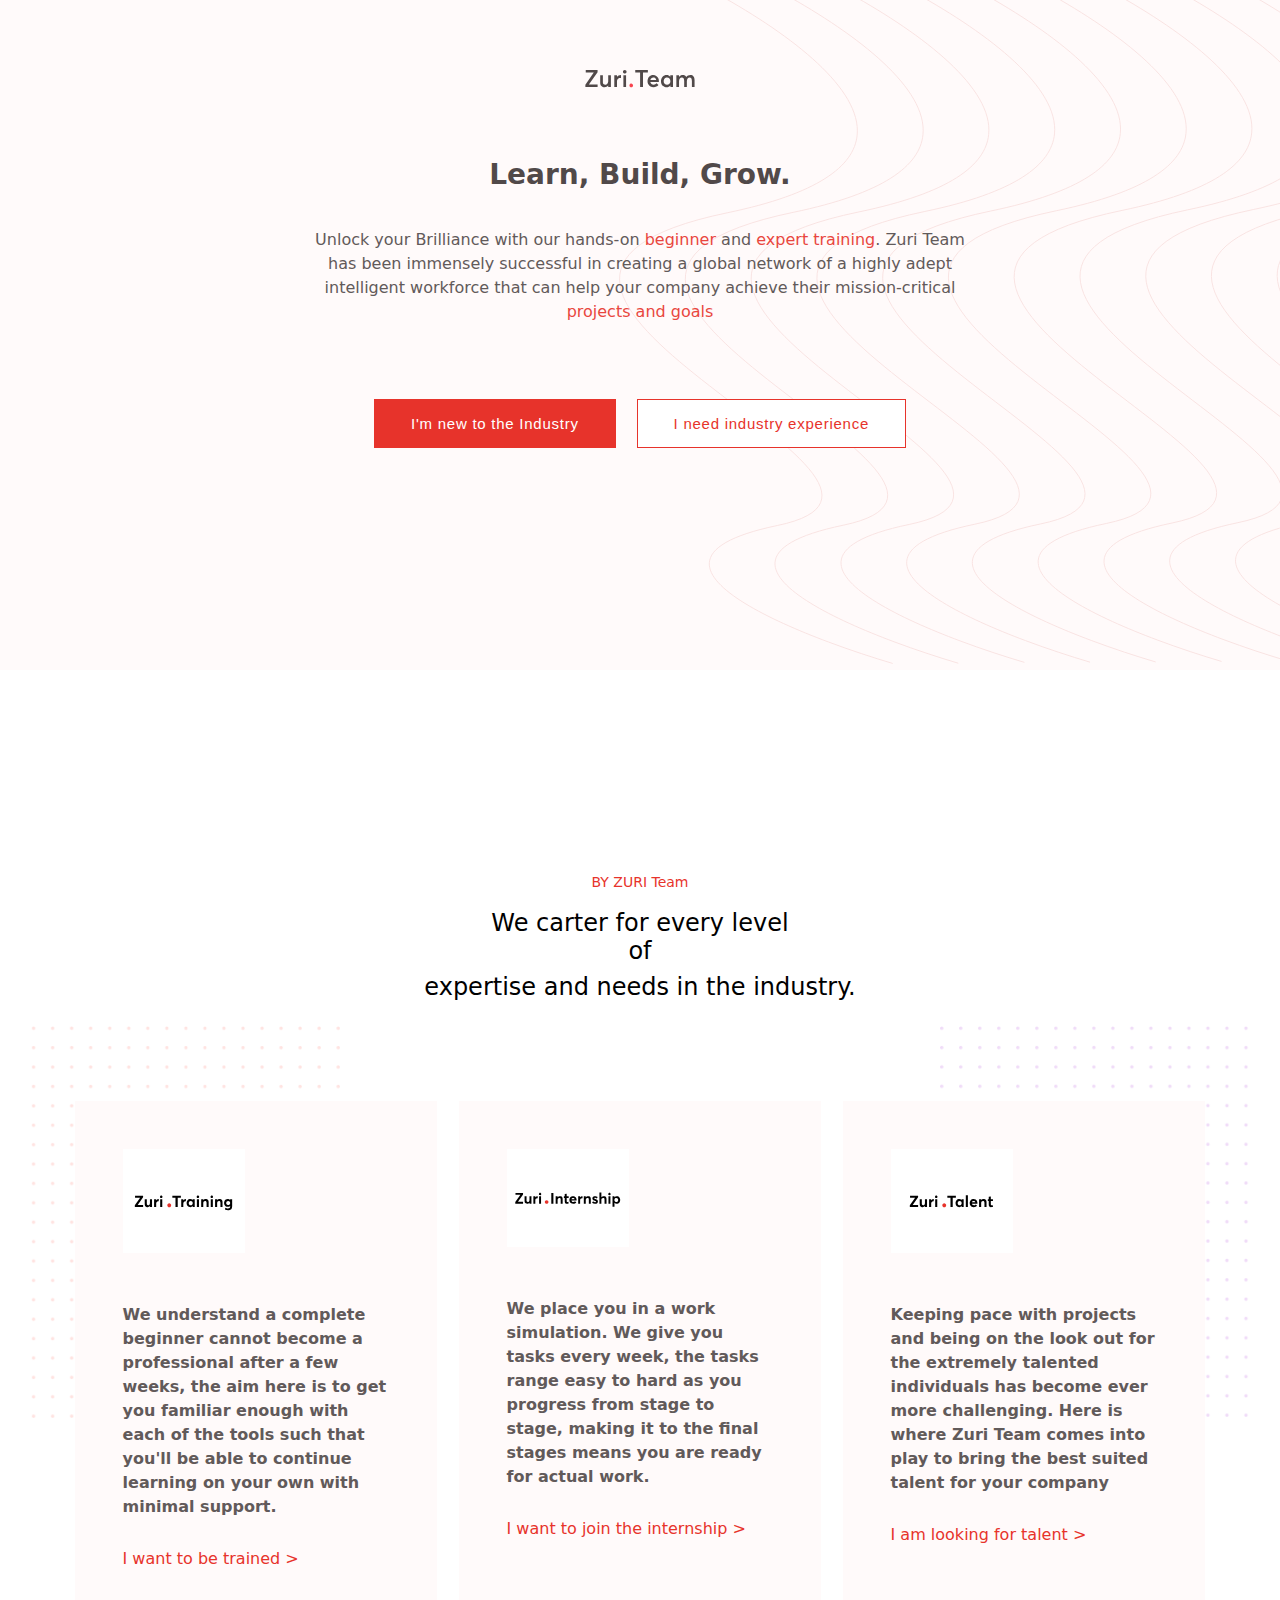
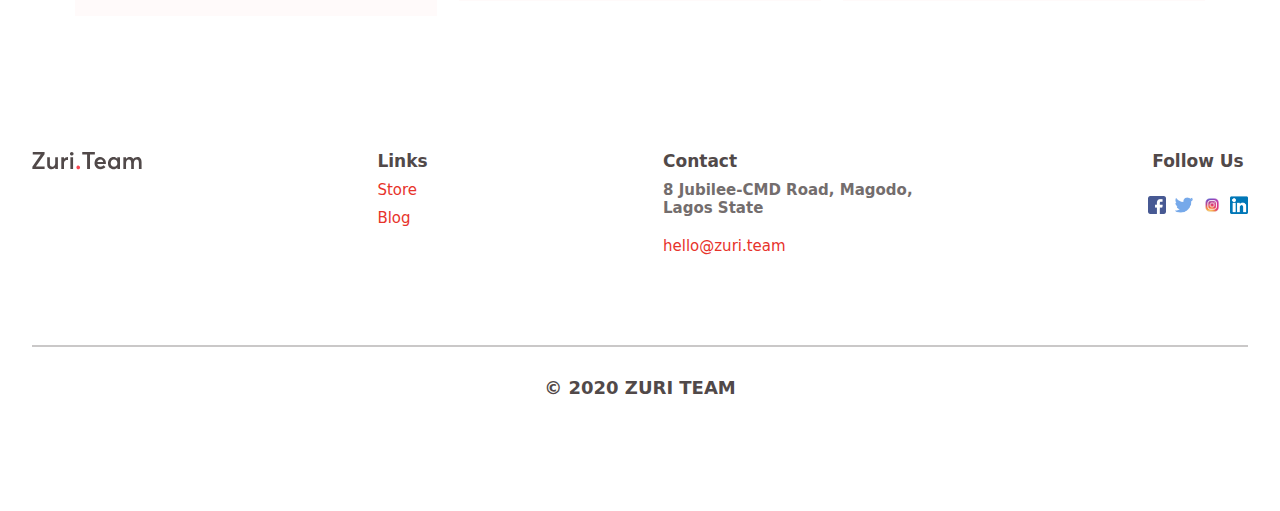
<file: index.html>
<!DOCTYPE html>
<html lang="en">
<head>
    <meta charset="UTF-8">
    <meta http-equiv="X-UA-Compatible" content="IE=edge">
    <meta name="viewport" content="width=device-width, initial-scale=1.0">
    <link rel="stylesheet" href="style.css" type="text/css">
    <title>Document</title>
</head>
<body>
   <div class="container">
       <div class="img">
            <img src="images/zuri-logo-full.svg">
       </div>

        <div class="hero">
                <h2 class="learn">Learn, Build, Grow.</h2>
            <p class="note">Unlock your Brilliance with our hands-on <a href="#">beginner</a> and 
                <a href="#">expert training</a>. Zuri Team has been immensely successful in 
                creating a global network of a highly adept intelligent workforce that can 
                help your company achieve their mission-critical <a href="#">projects and goals</a>
            </p>
        
            <div class="btns">
                <a class="btn1" href="new.html">
                    <button class="new">I'm new to the Industry</button>
                </a>
                <a class="btn2" href="need.html">
                    <button class="new1">I need industry experience</button>
                </a>
            </div>
        </div>
   </div>

    <section>
            <div class="by-zuri">
                <h3 class="h3">BY ZURI Team</h3>

                <p class="carter">We carter for every level of</p>
                <p class="carter1">expertise and needs in the industry.</p>
        </div>
       <div class="tabs">
            <div class="boxes">
                <div class="op">
                    <div class="box">
                        <img src="images/zuri-training-img.svg" class="imagess">
                        <p class="we">
                            We understand a complete beginner cannot become a professional 
                            after a few weeks, the aim here is to get you familiar enough with each
                            of the tools such that you'll be able to continue learning on your own with minimal support. 
                        </p>

                        <a href="#">I want to be trained > </a>
                    </div>
                </div>
                <div class="op">
                    <div class="box">
                        <img src="images/zuri-internship-img.svg" class="imagess">
                        <p class="we">
                        We place you in a work simulation. We give you tasks every week, the 
                        tasks range easy to hard as you progress from stage to stage, making
                        it to the final stages means you are ready for actual work.
                        </p>

                        <a href="#">I want to join the internship > </a>
                    </div>
                </div>
                <div class="op">
                    <div class="box">
                        <img src="images/zuri-talent-img.svg" class="imagess">
                        <p class="we">
                        Keeping pace with projects and being on the look out for the extremely talented individuals
                            has become ever more challenging. Here is where Zuri Team comes into play to bring 
                            the best suited talent for your company
                        </p>

                        <a href="#">I am looking for talent > </a>
                    </div>
                </div>
            </div>
            <img src="images/left.png" class="leftie">
            <img src="images/right.png" class="rightie">
        </div>
    </section>

   <footer class="bottom">
   <div class="cover">
        <div class="jpg">
            <img src="images/zuri-logo-full.svg" alt="img">
        </div>
        <div class="wrapper">
            <div class="links">
                <h3>Links</h3>
                <a href="#">Store</a>
                <a href="#">Blog</a>
            </div>
        </div>
        <div class="wrapper">
            <div class="contact">
                <h3 class="ct">Contact</h3>
                <p class="pp">8 Jubilee-CMD Road, Magodo,<br>
                Lagos State
                </p>
                <a href="#" class="hello">hello@zuri.team</a>
            </div>
        </div>
        <div class="wrapper">
            <div class="follow">
                <h3>Follow Us</h3>
                <div class="logos">
                   <a href="mm"> <img src="images/fb.png"></a>
                   <a href="mm"><img src="images/twitter.png"></a>
                   <a href="mm"><img src="images/IG.png"></a>
                    <a href="mm"><img src="images/in.png"></a>
                </div>
                
            </div>
        </div>

     

   </div>
   <div class="line"></div>

   <div class="year">
   <p class="yr"> © 2020 ZURI TEAM</p>
   </div>
   </footer>
    
</body>
</html>
</file>
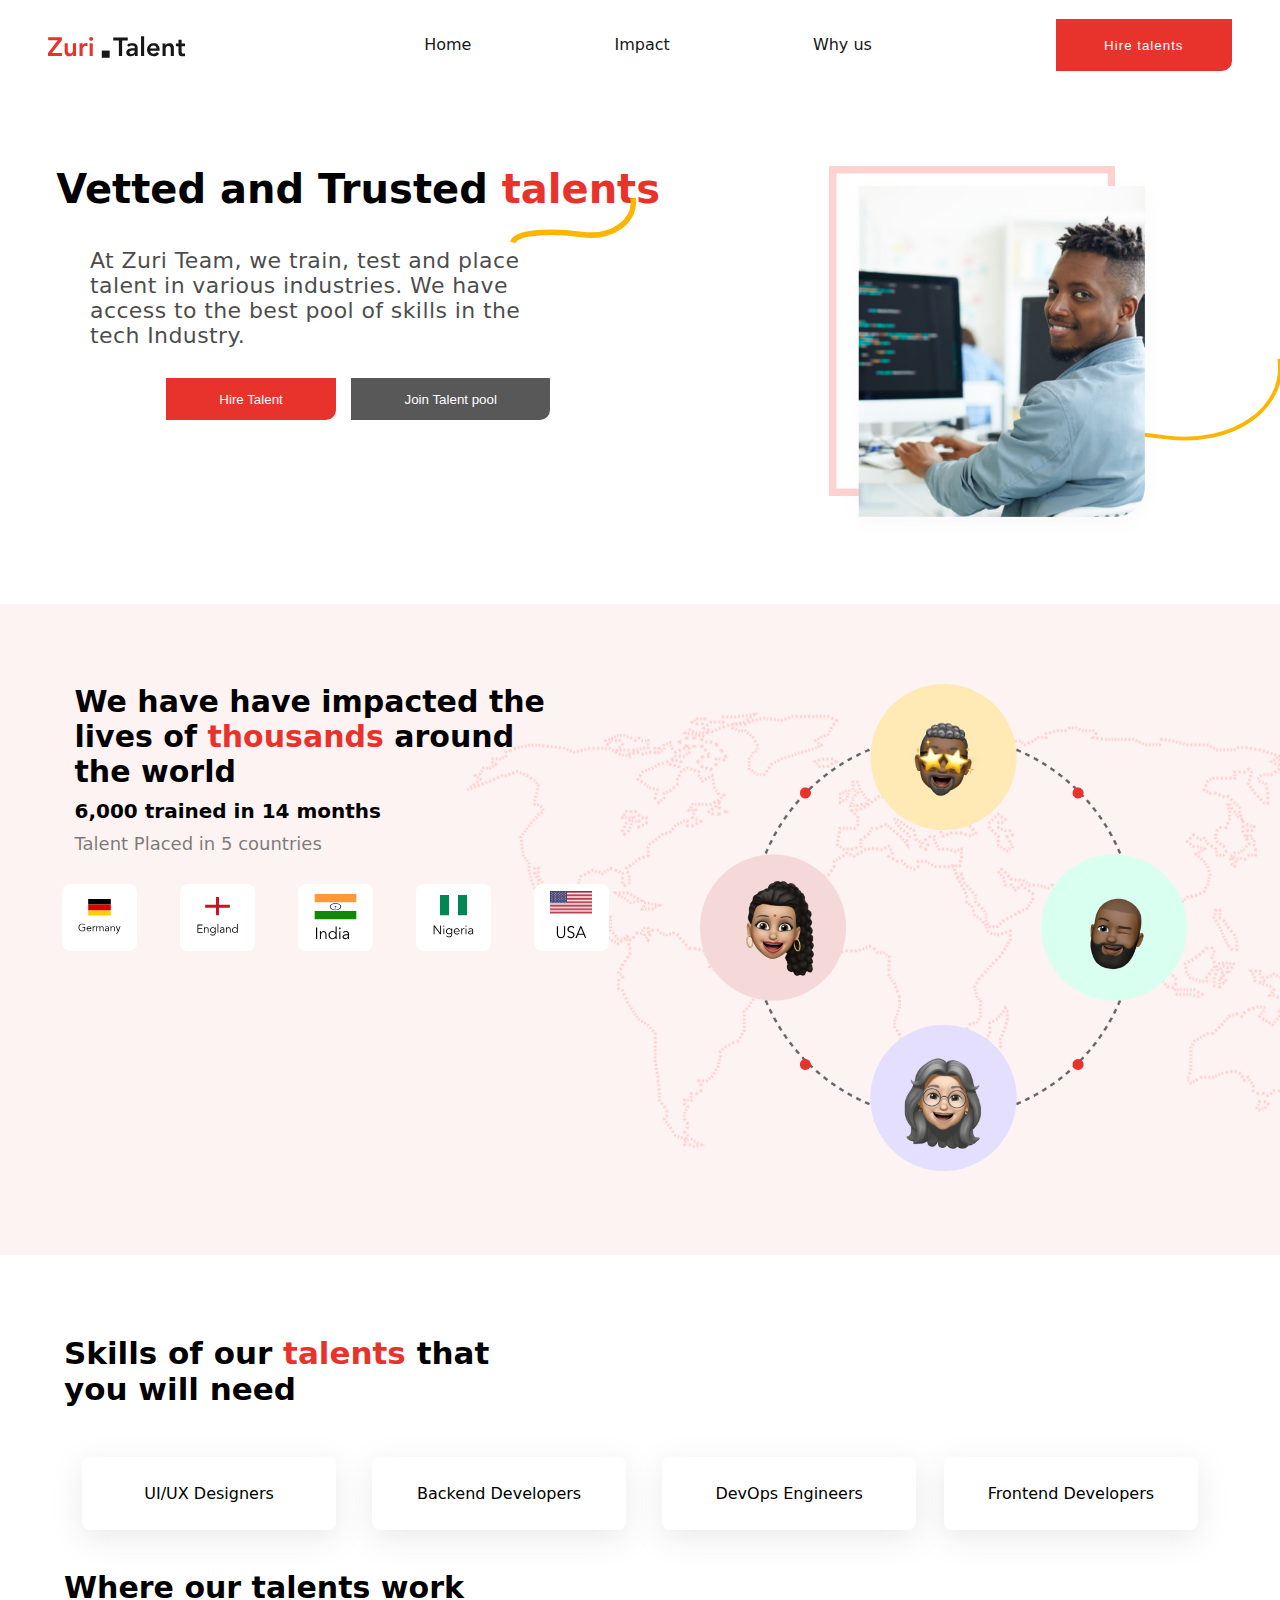
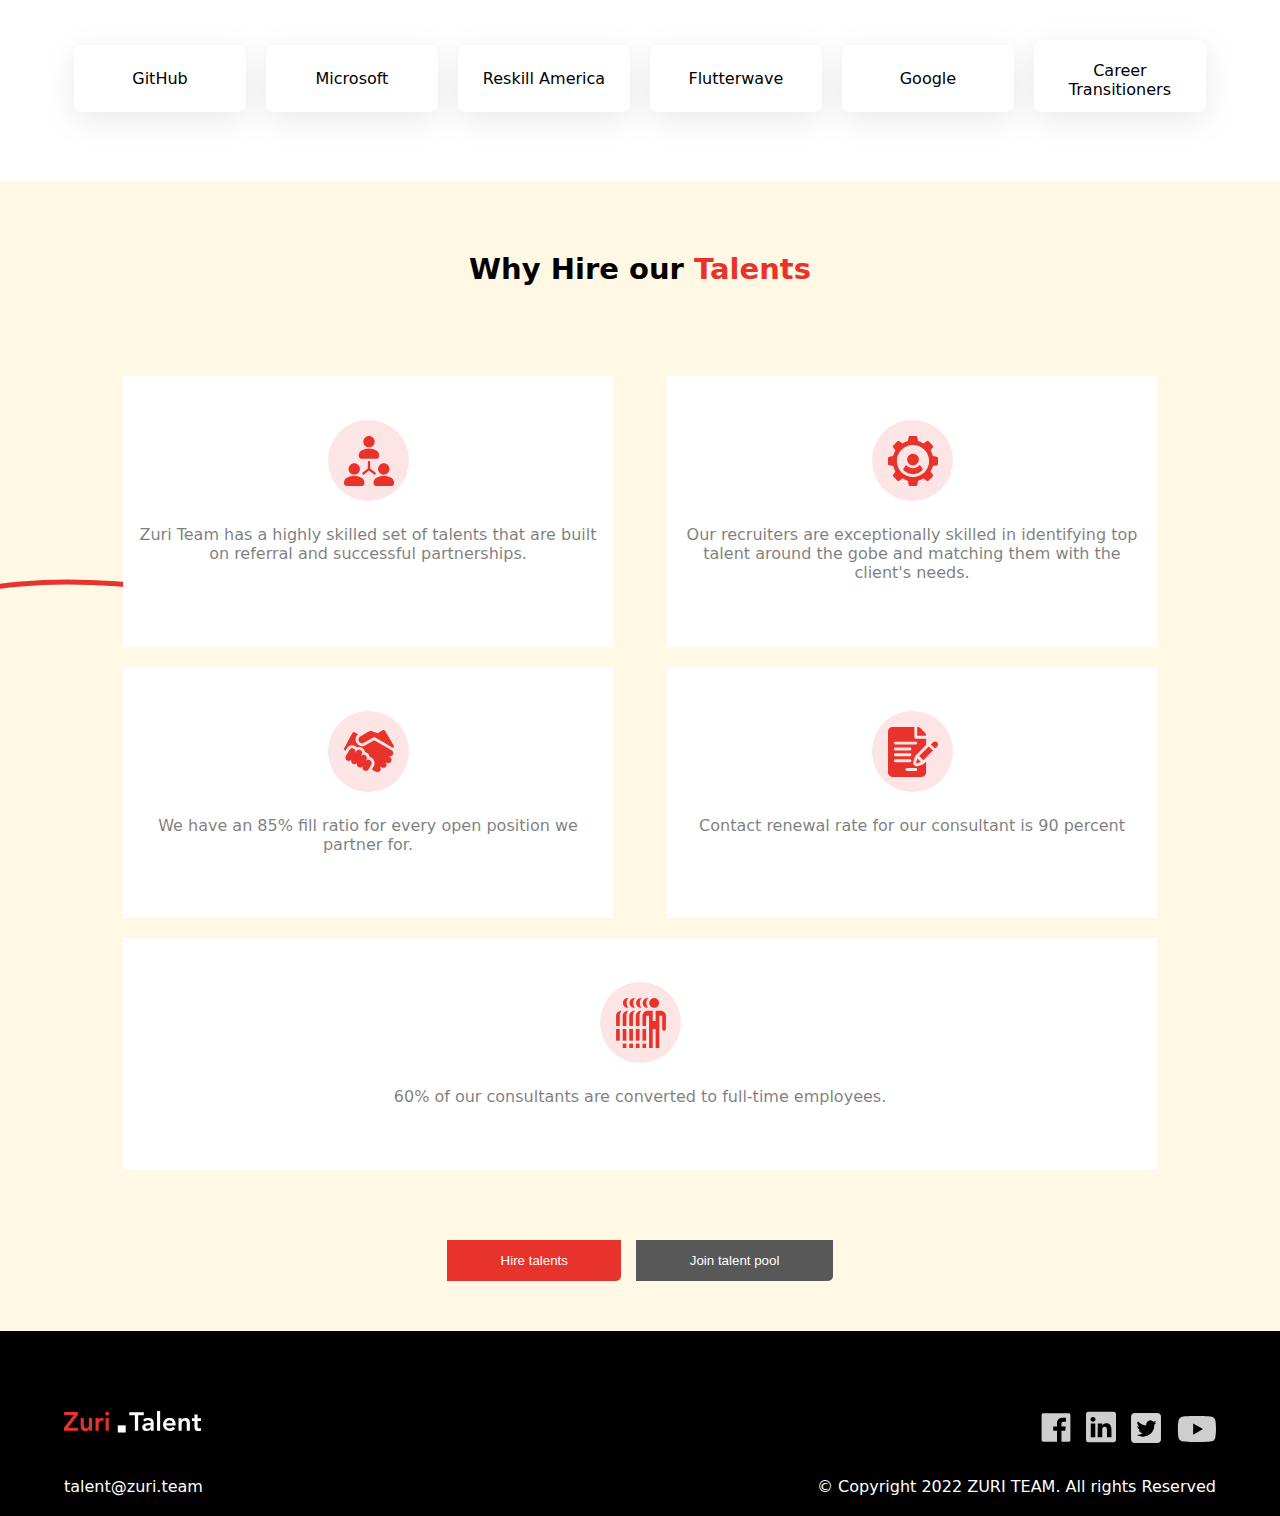
<file: need.html>
<!DOCTYPE html>
<html lang="en">
<head>
    <meta charset="UTF-8">
    <meta http-equiv="X-UA-Compatible" content="IE=edge">
    <meta name="viewport" content="width=device-width, initial-scale=1.0">
    <script src="https://cdnjs.cloudflare.com/ajax/libs/jquery/3.3.1/jquery.min.js"></script>
    <link rel="stylesheet" href="need.css">
    <title>Document</title>
</head>
<body>
    <header>
        <div class="head">
            <div class="logo">
                <img src="images/logo2.svg">
            </div>
            <div class="menu">
                <div class="mnu">
                    <ul>
                        <li><a href="#Home" class="shift">Home</a></li>
                        <li><a href="#Impact" class="shift">Impact</a></li>
                        <li><a href="#Why" class="shift">Why us</a></li>
                    </ul>
                </div>
                <div class="btn">
                    <button class="bbb">Hire talents</button>
                </div>
            </div>
        </div>
    </header>

   <section id="Home">
        <div class="hero">
            <div class="vetted">
                <h1 class="and">Vetted and Trusted<span> talents</span></h1>
                <p class="zuri">At Zuri Team, we train, test and place talent in various industries. 
                    We have access to the best pool of skills in the tech Industry.
                </p>

                <div class="btns">
                    <button class="red bbb">Hire Talent</button>
                    <button class="ash bbb">Join Talent pool</button>
                </div>
                <img src="images/thick2.svg" alt="" class="thick2">
            </div>
            <div class="boy">
                <div class="vv">
                    <img src="images/section1.png" alt="" class="fineboy opolo">
                </div>
                <div class="cc">
                    <img src="images/line1.svg" alt=""class="line1">
                </div>
            </div>

        </div>
    </section>

   <section id="Impact">
        <div class="sec">
            <div class="section2">
                <div class="impact">
                    <div class="have">
                        <h2 class="live">We have have impacted the lives of <span>thousands </span>around the world</h2>
                        <h3>6,000 trained in 14 months</h3>
                        <p>Talent Placed in 5 countries</p>
                    </div>
                    <div class="country">
                    <div class="ctry">
                            <img src="images/GER.svg" alt="">
                    </div>
                    <div class="ctry">
                        <img src="images/ENG.svg" alt="">
                    
                    </div>
                    <div class="ctry">
                        <img src="images/ind.svg" alt="">
                        
                    </div>
                    <div class="ctry">
                        <img src="images/NIG.svg" alt="">
                    
                    </div>
                    <div class="ctry">
                        <img src="images/ussa.svg" alt="">
                    </div>
                    
                    </div>
                </div>
                <div class="link">
                    <div class="jjj">
                        <img src="images/section2.png" alt="">
                    </div>
                </div>
            </div>
        </div>
   </section>
    <div class="skls">
        <div class="our">
            <h2>Skills of our <span>talents </span>that you will need</h2>
        </div>
        <div class="flex">
            <div class="box box1">
                <p>UI/UX Designers</p>
            </div>
        
            <div class="box box2">
                <p>Backend Developers</p>
            </div>
        
            <div class="box box1">
                <p>DevOps Engineers</p>
            </div>
        
            <div class="box box2">
                <p>Frontend Developers</p>
            </div>
        </div>
    </div>
    <div class="skls1">
        <div class="ours">
            <h2>Where our talents work</h2>
        </div>
        <div class="flexb">
            <div class="boxe box1s">
                <p>GitHub</p>
            </div>
        
            <div class="boxe box2s">
                <p>Microsoft</p>
            </div>
        
            <div class="boxe box1s">
                <p>Reskill America</p>
            </div>
        
            <div class="boxe box2s">
                <p>Flutterwave</p>
            </div>
            <div class="boxe box2s">
                <p>Google</p>
            </div>
            <div class="boxe box2s">
                <p>Career Transitioners</p>
            </div>
        </div>
    </div>

    <section id="Why">
        <div class="hire">
            <div class="talent">
                <h2>Why Hire our <span>Talents</span></h2>
            </div>
    
            <div class="tabs">
                <div class="oneshot nawa">
                    <img src="images/people.svg" alt="" class="">
                    <p>Zuri Team has a highly skilled set of talents that are built on referral and
                        successful partnerships.
                    </p>
                </div>
                <div class="oneshot nawa kkk">
                    <img src="images/mech.svg" alt="" class="">
                    <p>Our recruiters are exceptionally skilled in identifying top talent around the
                        gobe and matching them with the client's needs.
                    </p>
                </div>
                <div class="oneshot">
                    <img src="images/shake.svg" alt="" class="">
                    <p>We have an 85% fill ratio for every open position we partner for.</p>
                </div>
                
                <div class="oneshot fff">
                    <img src="images/write.svg" alt="" class="">
                    <p>Contact renewal rate for our consultant is 90 percent</p>
                </div>
                <div class="oneshot">
                    <img src="images/many.svg" alt="" class="">
                    <p>60% of our consultants are converted to full-time employees.</p>
                </div>
               
            </div>
            <img src="images/rope.svg" alt="" class="thicki">
    
            <div class="pool">
                <button  class="hi bbb">Hire talents</button>
                <button class="jj bbb">Join talent pool</button>
            </div>
        </div>
    </section>
    <div class="footer">
       <div class="tram">
            <div class="log">
                <img src="images/logowhite.svg" alt="">
            </div>
            <div class="apps">
            <a href="mm"> <img src="images/fb.svg" alt="" width="30px"></a>
            <a href="mm"> <img src="images/likdn.svg" alt="" width="30px"></a>
            <a href="mm" class="twit"> <img src="images/twit.png" alt="" width="30px"></a>
            <a href="mm"> <img src="images/ytb.svg" alt="" width="40px"></a>
            </div>
       </div>
       <div class="teem">
            <a href="#">talent@zuri.team</a>
            <div class="line"></div>
            <div class="copyright">
                <p>© Copyright 2022 ZURI TEAM. All rights Reserved</p>
            </div>
       </div>

    </div>

    
    <div class="tal">
        <h1>Talent Recuritment</h1>
        <p class="discuss">We will love to discuss your business and your talent needs.</p>
       <div class="filli">
            <a href="#" class="form">Fill this form</a>
            <p class="or">OR</p>
            <a href="#" class="book">Book a Consultant</a>
       </div>
    </div>   
    <div class="tal">
        <h1>Join Talent Pool</h1>
        <p class="discuss">Interested in joining our Talent Pool?</p>
       <div class="filli">
            <a href="#" class="book">Click here to sign up</a>
       </div>
    </div>   
    <div class="tal">
        <h1>Talent Recuritment</h1>
        <p class="discuss">We will love to discuss your business and your talent needs.</p>
       <div class="filli">
            <a href="#" class="form">Fill this form</a>
            <p class="or">OR</p>
            <a href="#" class="book">Book a Consultant</a>
       </div>
    </div>   
    <div class="tal">
        <h1>Talent Recuritment</h1>
        <p class="discuss">We will love to discuss your business and your talent needs.</p>
       <div class="filli">
            <a href="#" class="form">Fill this form</a>
            <p class="or">OR</p>
            <a href="#" class="book">Book a Consultant</a>
       </div>
    </div>   
    <div class="tal">
        <h1>Join Talent Pool</h1>
        <p class="discuss">Interested in joining our Talent Pool?</p>
       <div class="filli">
            <a href="#" class="book">Click here to sign up</a>
       </div>
    </div>   
    <script src="need.js"></script>
</body>
</html>
</file>
<file: style.css>
*, body {
    padding: 0;
    margin: 0;
    box-sizing: border-box;
}
body{
    background-color: #fff;
    font-family: system-ui, -apple-system, BlinkMacSystemFont, 'Segoe UI', Roboto, Oxygen, Ubuntu, Cantarell, 'Open Sans', 'Helvetica Neue', sans-serif;
}
a{
    font-family: system-ui, -apple-system, BlinkMacSystemFont, 'Segoe UI', Roboto, Oxygen, Ubuntu, Cantarell, 'Open Sans', 'Helvetica Neue', sans-serif;
}
.container{
    background-image: url(images/hero-bg.svg);
    background-size: cover;
    background-position: center center;
    background-repeat: no-repeat;
    padding-bottom: 20%;
    }

.img{
    margin: auto;
    display: flex;
    padding-top: 69px;
    margin-bottom: 60px;
}
.img img{
    padding-top: 50px;
    text-align: center;
    margin: auto;

}
.hero {
    padding: 10px;
    max-width: 720px;
    text-align: center;
    margin: auto;
}

.learn{
    
    font-size: 28px;
    line-height: 34px;
    text-align: center;
    color: #514949;
    font-weight: 600;
    margin-bottom: 36px;
}
.note{
    font-size: 16px;
    width: 95%;
    margin: auto;
    line-height: 24px;
    opacity: 0.9;
    color: #514949;
    margin-bottom: 15px;
}
.note a {
    text-decoration: none;
    color: #E7332B;
}
.btns{
    display: block;
    width: 80%;
    margin: auto;
}
button.new{
    background-color: #E7332B;
    font-size: 15px;
    letter-spacing: .05em;
    font-weight: 500;
    margin-top: 60px;
    color: white;
    border: none;
    padding: 1em;
    padding-inline: 1.9em;
    margin-bottom: 20px;
    text-align: center;
}
button.new:hover{
    background-color: white;
    border: 1px solid #E7332B;
    color: #E7332B;
}
button.new1{
    background-color: white;
    color: #E7332B;
    border: none;
    font-size: 16px;
    padding: 1em;
    letter-spacing: .05em;
    font-weight: 500;
    padding-inline: 1.4em;
    border: 1px solid #E7332B;
    text-align: center;
}
button.new1:hover{
    background-color: #E7332B;
    color: white;
}
.by-zuri{
    text-align: center;
    margin-bottom: 65px;
    
}
.h3{
    color: #E7332B;
    font-weight: 500;
    font-size:14px;
    line-height: 24px;
    margin-top: 90px;
    margin-bottom: 15px;
    
}
.carter{
    font-size: 24px;
    max-width: 300px;
    margin: auto;
}
.carter1{
    font-size: 24px;
    max-width: 300px;
    margin: auto;
    margin-top:8px;
    margin-bottom: 64px;
}
.tabs{
    position: relative;
}
.tabs img{
    width: 30%;
    position: absolute;
    display: none;
}

.op{
    margin-bottom: 50px;

}
.boxes{
    display: flex;
    margin-top: 30px;
    flex-direction: column;

}
.box{
    width: 90%;
    margin: auto;
    background-color: #FFFAFA;
    padding: 61px 47px 81px 36px;
    text-align: left;
}
.box img.imagess{
    width: 122px;
    margin-bottom: 50px;
    position: unset;
}
.box p{
    line-height: 24px;
    font-size: 16px;
    font-weight: 600;
    opacity: .9;
    color: #514949;
    
}
.box a{
    text-decoration: none;
    display: block;
    color: #E7332B;
    font-weight: 500;
    margin-top: 30px;

}
footer{
    margin-top: 220px;
}
.cover{
    display: block;
}
.jpg{
    text-align: center;
    
}
.jpg img{
    width: 150px;
    margin-bottom: 25px;
}
.wrapper{
    text-align: center;
    margin-bottom: 20px;
}
.wrapper h3 {
    font-size: 24px;
    font-weight: 600;
    color: #514949;
}
.wrapper a {
    display: block;
    margin-top: 10px;
    text-decoration: none;
    font-weight: 500;
    color: #E7332B;
}
.ct{
    margin-top: 40px;
}

.wrapper p {
    margin-top: 10px;
    font-size: 15px;
    opacity: .8;
    color: #514949;
    font-weight: 600;
    margin-bottom: 20px;
  
}
.hello{
    margin-bottom: 30px;
}
.logos{
    margin-bottom: 100px;
    display: flex;
    width: 30%;
    justify-content: space-between;
    margin: auto;
    text-align: center;
}
.logos a  img{
    margin-right: 10px;
    width: 18px;
}
.logos a  img:last-child{
    margin-right: 0;
}
.line{
    height: 1px;
    width: 95%;
    border: 1px solid #514949;
    opacity: .3;
    margin: auto;
}

.yr{
    margin-top: 30px;
    color: #514949;
    text-align: center;
    font-weight: 600;
    padding-bottom: 97px;
    margin-bottom: 1rem;
}


@media only screen and (min-width: 768px){
.carter1{
    max-width: none;
    margin-bottom: 100px;
}
.btns{
    display: block;
    width: 50%;
    margin: auto;
}
button.btn{
    display: block;
}
.op{
    margin-bottom: 10%;
}
.box{
    padding-bottom: 100px;
}
.logos{
    display: flex;
    width: 15%;
    margin: auto;
    text-align: center;
    justify-content: space-between;
}

}
@media only screen and (min-width: 820px){
    .container{
        padding-bottom: 30%;
    }
    .container img{
        padding-top: 0;
    }
    .btns{
        justify-content: space-between;
        display:flex;
        width: 76%;
    } 
    button.new{
        padding-inline: 2.4em;
        border: 1px solid #E7332B;
    }
    button.new1{
        margin-top: 60px;
        padding-inline: 2.4em;
        font-size: 15px;
    } 
    .op{

        margin-bottom: 10%;
    }  
    
    .by-zuri{
        margin-top: 200px;
    }
    .footer{
        display: flex;
    }
    .cover{
        display: flex;
        width: 95%;
        margin: auto;
        justify-content: space-between;
    }
    .wrapper{
        text-align: left;
        vertical-align: text-top;
        font-size: 15px;
    }
    .jpg img {
        width: 110px;
    }
    .wrapper h3{
        font-size: 17px;
    }
    .ct{
        margin-top: 0;
    }
    .line{
        margin-top: 40px;
    }
    .yr{
        font-size: 18px;
        font-weight: 600;
    }
    .logos{
        margin-top: 15px;
        width: 100%;
    }
    .follow{
        width: 100px;
        text-align: center;
    }
    
    
}
@media only screen and (min-width: 1024px){
    .boxes{
        display: flex;
        flex-direction: row;
        width: 97%;
        margin: auto;
       
    }
    .op{
        width:31.5%;
        margin-left: 2%;
        background-color: #FFFAFA;
        margin: auto;
        text-align: left;
        height: 520px;
    }
    .box{
        width: 100%;
        padding: 3em;
    }
    footer{
        margin-top: 350px;
    }
    .bottom{
        margin-top: 150px;
    }
}
@media only screen and (min-width: 1280px){
    .boxes{
        width: 90%;
    }
    .tabs img{
        display: block;
    }
    .tabs img.rightie{
        width: 25%;
        right: 20px;
        top: -75px;
        z-index: -1;
    }
    .tabs img.leftie{
        width: 25%;
        left: 20px;
        top: -75px;
        z-index: -1;
    }
    .op {
        height: 500px;
    }
    .container{
        padding-bottom: 15%;
    }

}
</file>
<file: need.css>
*, body {
    padding: 0;
    margin: 0;
    box-sizing: border-box;
}
body{
    background-color: #fff;
    position: relative;
    font-family: system-ui, -apple-system, BlinkMacSystemFont, 'Segoe UI', Roboto, Oxygen, Ubuntu, Cantarell, 'Open Sans', 'Helvetica Neue', sans-serif;
}
header{
    background-color: #fff;
}
.head{
    width: 100%;
    padding: 1.2em;
    padding-top: .8em;
    margin: auto;
    background-color: #fff;   
    display: flex;
    justify-content: space-between;
    position: fixed;
    z-index: 999;
}
.logo img{
    padding-top: 6%;
    width: 70%;
}
.menu{
    display: flex;
    width: 40%;
    text-align: right;
    justify-content: space-between;
}
.menu a{
    text-decoration: none;
    color: #161617;
    font-size: 16px;
    line-height: 22.4px;
}
.mnu ul{
    display: flex;
    padding: 11px;
    list-style: none;
}
.menu ul li{
    margin-right: 17%;
    padding: 10px
    
}

.mnu{
    width: 70%;
    justify-content: space-between;
    display: none;
}
.btn{
    width: 100%;
    margin: auto;
}
.btn button{
    padding: 5%;
    border: none;
    padding-inline: 13%;
    background-color:#e8332c ;
    border-radius: 0 0 10px 0;
    color: white;
    letter-spacing: 1px;
    text-align: center;
}
.hero{
    padding-top: 30%;
    padding-bottom: 55px;
}
.hero h1 {
    width: 65%;
    margin: auto;
    text-align: center;
    padding-bottom: 7%;
}
.hero h1 span{
    color: #e8332c;
}
.vetted{
    position: relative;
}
.vetted p.zuri {
    width: 85%;
    font-size: 15px;
    letter-spacing: 0.4px;
    margin: auto;
    text-align: center;
    opacity: .7;
}
.vetted img{
    position: absolute;
    top: 15%;
    right: 18%;
    width: 100px;
}
.btns{
    width: 80%;
    margin: auto;
    text-align: center;
    margin-top: 10%;
    
}

.btns button.red{
    background-color: #e8332c;
    padding: .6em;
    padding-inline: 1.5em;
    border-radius: 0 0 10px 0;
    margin-right: 5px;
    color: white;
    border: none;
}
.btns button.ash{
    background-color: #585858;
    padding: .6em;
    padding-inline: 1.5em;
    border-radius: 0 0 10px 0;
    margin-left: 5px;
    color: white;
    border: none;
}
.boy{
    width: 95%;
    margin: auto;
    text-align: center;
    margin-top: 50px;
    position: relative;
}
.boy img.fineboy{
    width: 85%;
    margin: auto;
}
.vv{
    position: relative;
}
.cc{
    position: absolute;
    display: none;
}
.boy img.line1{
    display: none;
}
.sec{
    background-image: url(images/world.png);
    background-repeat: no-repeat!important;
    background-size: cover!important
}
.section2{
    margin-top: 100px;
    width: 95%;
    padding-top: 80px;
    margin: auto;
    padding-bottom: 80px;
}
.have{
    padding: 7%;
    padding-top: 0;
    padding-bottom: 5%;
}
.have h2{
    width: 95%;
    margin-bottom: 5px;
}
.have h2 span{
    color: #e8332c;
    font-size: 24px;
}
.have h3{
    font-size: 16px;
    font-weight: 600;
    margin-bottom: 10px;
}
.have p{
    font-size: 15px;
    opacity: .5;
    font-weight: 500;
}
.country{
    width: 85%;
    margin: auto;
    display: flex;
    justify-content: space-between;
    margin-bottom: 60px;
    padding-top: 10px;
}
.ctry{
    
    background-color: #fff!important;
    border-radius: 8px!important;
    display: flex;
    padding: 7px!important;
    width: 47px;

}
.ctry:last-child{
    margin-right: 0;
}
.ctry img{
    margin: auto;
    width: 70%;

}
.link{
    margin: auto;
    width: 90%;
}
.jjj{
    text-align: center;
    margin: auto;
}
.jjj img{
    width: 100%;
}

.skls{
    padding-top: 80px;
    width: 90%;
    margin: auto;
}
.our h2{
    font-size: 31px;
    font-weight: 650;
    padding-bottom: 50px;
}
.our h2 span {
    color: #e8332c
}
.flex{
    box-sizing: border-box;
    margin: 0px;
    display: flex;
    flex-direction: row;
    flex-wrap: wrap;
   
}

.box {
    
    width: 45%;
    margin: auto;
    background: #fff!important;
    border-radius: 8px!important;
    padding-block: 1.5em;
    text-align: center;
    box-shadow: 0 8px 30px hsla(0,0%,48%,.16)!important;
    margin-bottom: 20px;
    transition: .25s ease;
   
}
.box:hover{
    transform: translateY(-10px);
}
.box1{
    padding-block: 1.7em;
    margin-top: 0;
}

.box2 {
    margin-top: 0;
}
.box p {
    width: 75%;
    margin: auto;
}
.box2 p {
    line-height: 25px;
}
.flexb{
    
    box-sizing: border-box;
    margin: 0px;
    display: flex;
    flex-direction: row;
    flex-wrap: wrap;
}
.skls1{
    padding-top: 20px;
    width: 90%;
    margin: auto;
    margin-bottom: 50px;
}
.ours h2{
    font-size: 30px;
    font-weight: 650;
    padding-bottom: 35px;
    text-align: center;
}
.boxe {
    
    width: 45%;
    margin: auto;
    background: #fff!important;
    border-radius: 8px!important;
    padding-block: 1.5em;
    text-align: center;
    box-shadow: 0 8px 30px hsla(0,0%,48%,.16)!important;
    margin-bottom: 20px;
    transition: .25s ease;
   
}
.boxe:hover{
    transform: translateY(-10px);
}
.hire{
    background-color: #fff8e5;
    text-align: center;
    padding-top: 70px;
    position: relative;
}
.talent h2{
    font-size: 29px;
}
.talent h2 span{
    color: #e8332c;
}
.tabs{
    margin-top: 80px;
    display: flex;
    flex-direction: row;
    flex-wrap: wrap;    
}
.nawa{
    z-index: 1;
}
.hire img.thicki{
    position: absolute;
    top: 25%;
    left: 0;
    overflow: hidden;
}
.oneshot{
    background-color: white;
    width: 85%;
    margin: auto;
    margin-bottom: 20px;
    padding: 1em;
    padding-block: 4em;
}
.oneshot img{
    margin-top: -20px;
}
.oneshot p{
    margin-top: 20px;
    opacity: .5;
    font-weight: 500;
}
.oneshot:hover{
    background-color: black;
}
.oneshot:hover > p{
    color: white !important;
    opacity: 1;
    
}
.pool{
    margin-top: 50px;
    padding-bottom: 50px;
}
.pool a{
    text-decoration: none;
}
.pool button.hi{
    background-color: #e8332c;
    padding: .5em;
    color: white;
    padding-inline:1em ;
    margin-right: 5px;
    border-radius: 0 0 5px 0;
    border: 0;
    
}
.pool button.jj{
    background-color: #585858;
    padding: .5em;
    color: white;
    padding-inline:1em ;
    margin-left: 5px;
    border-radius: 0 0 5px 0;
    border: 0;
}
.footer{
    background-color: black;
    text-align: center;
    padding-top: 80px;
}
.log{
    margin-bottom: 20px;
}
.apps{
    margin-bottom: 30px;
}
.apps img{
    margin-left: 10px;
}
.line{
    border: .5px solid #c8c6c6;
    width: 95%;
    margin: auto;
    margin-top: 30px;
    margin-bottom: 10px;
    /* opacity: .4; */
}
.teem a{
    text-decoration: none;
    color: white;
}
.copyright{
    width: 90%;
    margin: auto;
    padding-bottom: 20px
}
.copyright p{
    color: white;
}

.tal{
   
        position: fixed;
        display: none;
        top: 50%;
        left: 50%;
        transform: translate(-50%, -50%);
        background-color: var(--white);
        padding: 3rem 2rem;
        border-radius: 0.6rem;
        z-index: 1000;
        background-color: aqua;
        width: 85%;
        margin: auto;
        position: absolute!important;
        top:20% ;
        text-align: center;
}
.tal h1{
    margin-bottom: 10px;
}
.filli{
    margin-top: 10px;
}
.tal a.form, .tal a.book{
    display: block;
  
    background-color: #e8332c;
    text-decoration: none;
    color: white;
    padding: 7px;
    margin-top: 20px;
    border-radius: 0 0 10px 0;
}
.filli a.form{
    width: 50%;
    margin: auto;
}
.tal a.book{
    width: 70%;
    margin: auto;
}

.filli p.or{
    margin-top: 10px;
    margin-bottom: 10px;
}
.is-visible{
    display: block;
}


@media only screen and (min-width: 768px){
    .head{
        padding-inline:3em;
    }
    .logo img{
        width: 100%;
    }
    .hero h1{
        font-size: 40px;
    }
    .vetted img{
        top: 11%;
        right: 16%;
        width: 127px;
    }
    .vetted p.zuri{
        font-size: 22px;
        width: 65%;
        
    }
    .btns{
        margin-top: 30px;
    }
    .btns button.red, .btns button.ash{
        padding: 1em;
        padding-inline: 4em;
    }
    .boy img{
        width: 70%;
    }
    .have{
        text-align: center;
        padding-bottom: 20px;
    }
    .have h2, .have h2 span{
        font-size: 30px;
    }
    .have h3{
        font-size: 20px;
        margin-top: 10px;
    }
    .have p {
        font-size: 18px;
    }
    .country{
        width: 65%;
    }
    .ctry{
        width: 75px;
    }
    .jjj img {
        width: 65%;
    }
    .our h2{
        text-align: center;
    }
    .box, .boxe{
        width: 30%;
    }
    .box:last-child{
        margin-left: 10px;
    }
    .oneshot{
        width: 45%;
    }
    .oneshot:last-child{
        width: 95%;
    }
    .pool button.hi, .pool button.jj{
        padding: 1em;
        padding-inline: 4em;
    }
    .tram{
        display: flex;
        justify-content: space-between;
        width: 90%;
        margin: auto;
    }
    .teem{
        display: flex;
        justify-content: space-between;
        width: 90%;
        margin: auto;
    }
    .teem .line{
        display: none;
    }
    .copyright{
        text-align: right;
    }
    .tabs{
        width: 85%;
        margin: auto;
        margin-top: 7%;
    }
    .kkk{
        padding-bottom: 6%;
    }
}
@media only screen and (min-width: 912px){
    .oneshot:first-child{
        margin-top: 0;
    }
    .section2{
        display: flex;
    }
    .have{
        text-align: left;
    }
    .country{
        margin-left: 30px;
        width: 90%;
    }
    .jjj img{
        width: 80%;
    }
    .our h2{
        text-align: left;
        width: 41%;
    }
    .box{
        width: 18%;
    }
    .ours h2{
        text-align: left;
    }
    .boxe{
        width: 15%;
    }
    .boxe:last-child{
        padding: 13px
    }
}
@media only screen and (min-width: 1024px){
    .logo{
        padding-top: 15px;
    }
    .menu{
        width: 70%;
    }
    .mnu{
        display: block;
        width: 200%;
    }
    .btn{
        margin-left: -290px;
    }
    .hero{
        padding-top: 20%;
    }
    .hero h1{
        padding-bottom: 5%;
    }
    .vetted img {
        right: 24%;
    }
    .box{
        width: 22%;
    }
    .boy img.fineboy{
        width: 60%;

    } 
    .boy img.line1{
        width: 268px;
        position: absolute;
        display: block;
        top: 65%;
        right: -3%;
    }
    .tabs .fff{
        margin-top: 0;
    }
}
@media only screen and (min-width: 1280px){
    .hero{
        display: flex;
        padding-top: 13%;
        width: 100%;
    }
    .logo{
        padding-top: 15px;
    }
    .hero h1{
        width:90% ;
    }
    .vetted p.zuri{
        text-align: left;
        margin-left: 90px;
    }
    .vetted img {
        right: 11%;
        top: 8%;
    }
    .boy{
        margin-top: 0;
    }
    .vv{
        z-index: 1;
    }
    .cc{
        display: block;
        top: 50%;
        right: 0;
    }
    .boxe:last-child{
        margin-top: 0;
        padding-top: 21px;
    }
}
</file>
